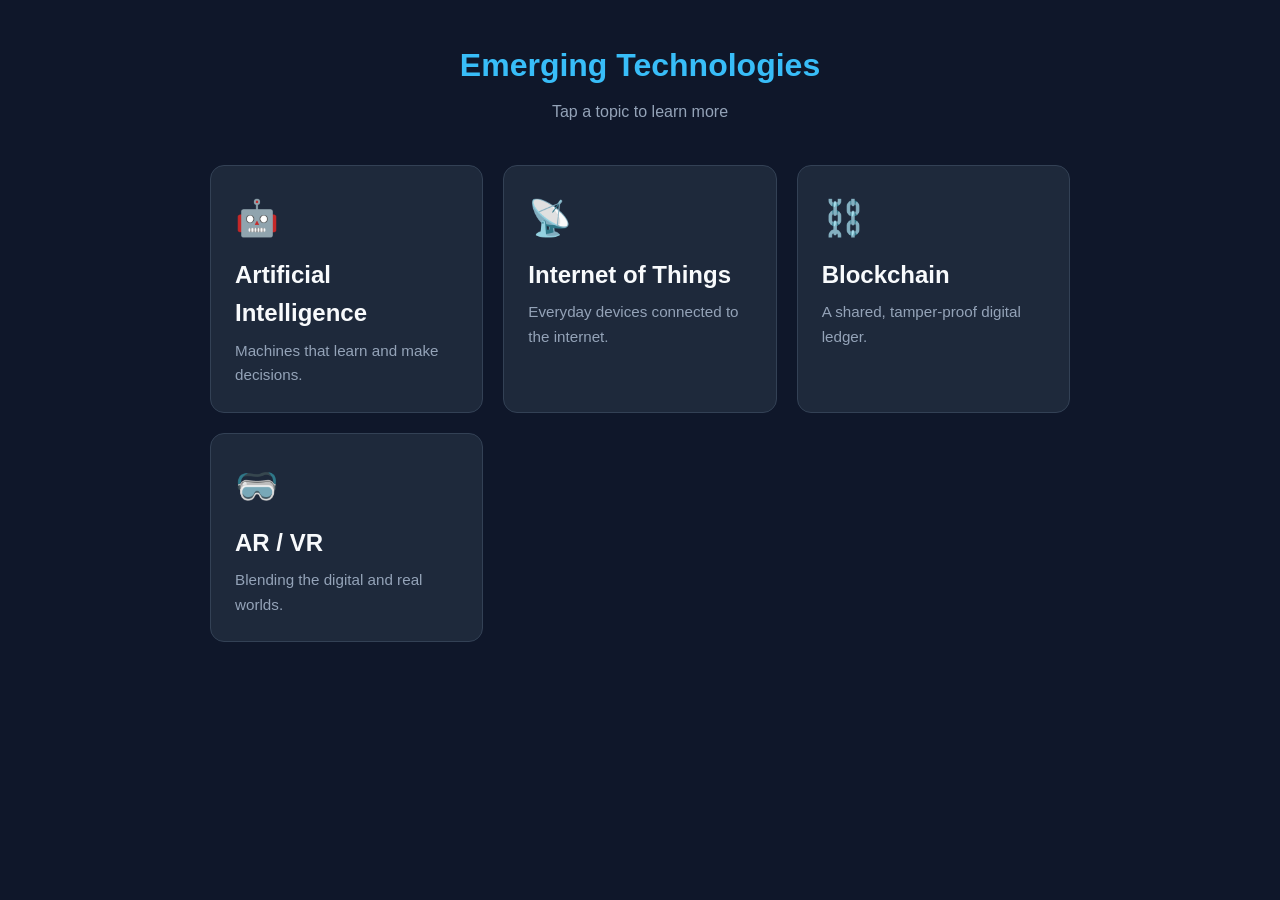
<file: index.html>
<!DOCTYPE html>
<html lang="en">
<head>
  <meta charset="UTF-8">
  <meta name="viewport" content="width=device-width, initial-scale=1.0">
  <title>Emerging Technologies</title>
  <link rel="stylesheet" href="style.css">
</head>
<body>

  <header>
    <h1>Emerging Technologies</h1>
    <p>Tap a topic to learn more</p>
  </header>

  <main class="grid">
    <a class="card" href="topic.html?topic=ai">
      <div class="icon">🤖</div>
      <h2>Artificial Intelligence</h2>
      <p>Machines that learn and make decisions.</p>
    </a>

    <a class="card" href="topic.html?topic=iot">
      <div class="icon">📡</div>
      <h2>Internet of Things</h2>
      <p>Everyday devices connected to the internet.</p>
    </a>

    <a class="card" href="topic.html?topic=blockchain">
      <div class="icon">⛓️</div>
      <h2>Blockchain</h2>
      <p>A shared, tamper-proof digital ledger.</p>
    </a>

    <a class="card" href="topic.html?topic=ar">
      <div class="icon">🥽</div>
      <h2>AR / VR</h2>
      <p>Blending the digital and real worlds.</p>
    </a>
  </main>

</body>
</html>
</file>
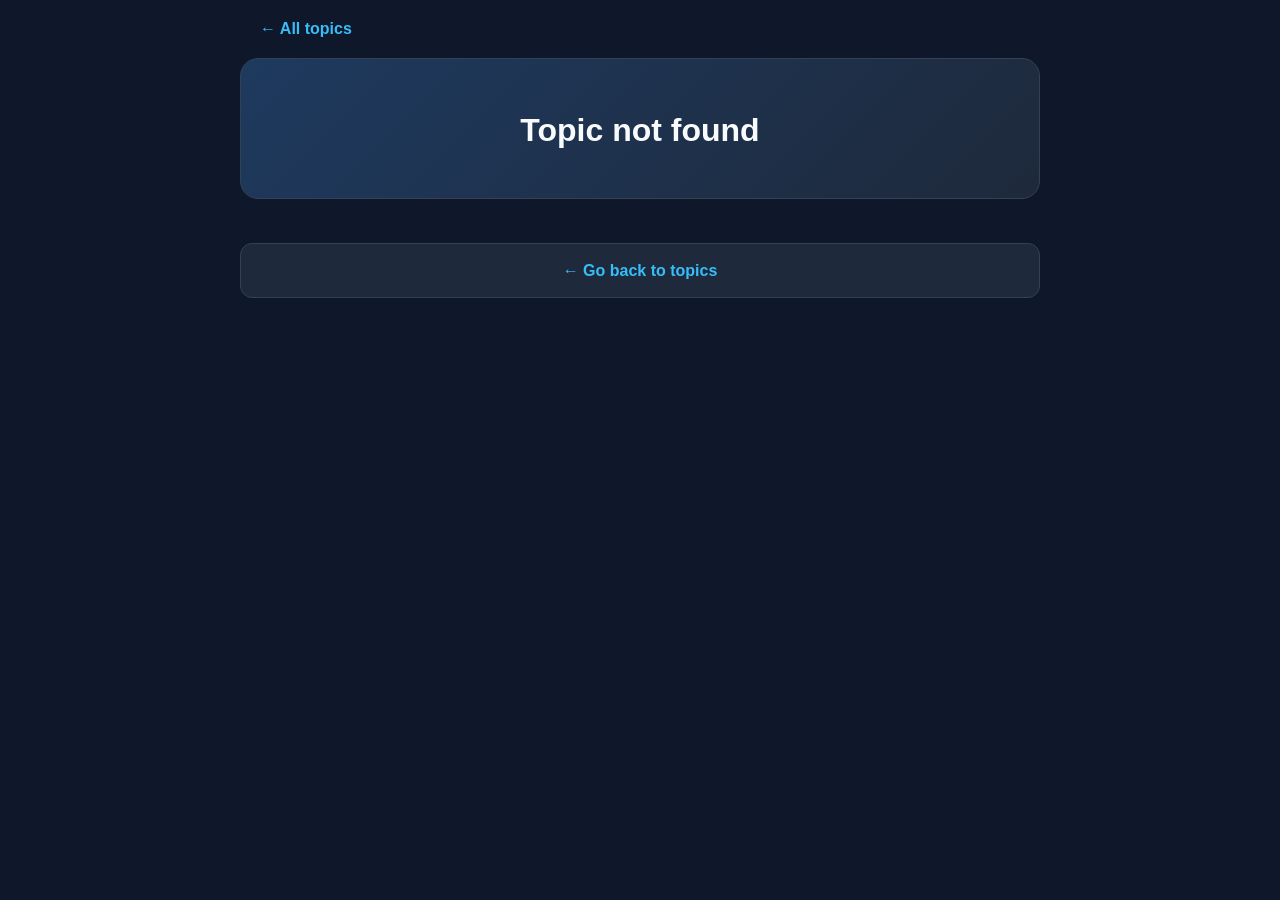
<file: topic.html>
<!DOCTYPE html>
<html lang="en">
<head>
  <meta charset="UTF-8">
  <meta name="viewport" content="width=device-width, initial-scale=1.0">
  <title>Topic Details</title>
  <link rel="stylesheet" href="style.css">
</head>
<body>

  <div class="topbar">
    <a class="back" href="index.html">← All topics</a>
    <span class="counter" id="counter"></span>
  </div>

  <div class="hero">
    <div class="big-icon" id="icon"></div>
    <h1 id="title"></h1>
    <p class="tagline" id="tagline"></p>
  </div>

  <div class="content" id="content">
    <section class="box">
      <h2>📖 Overview</h2>
      <p id="overview"></p>
    </section>

    <section class="box">
      <h2>⚙️ How it works</h2>
      <ol class="steps" id="steps"></ol>
    </section>

    <section class="box">
      <h2>🔑 Key terms</h2>
      <div class="chips" id="terms"></div>
    </section>

    <section class="box">
      <h2>🌍 Applications</h2>
      <ul class="apps" id="apps"></ul>
    </section>

    <section class="box">
      <div class="two-col">
        <div class="pros">
          <h3>✅ Advantages</h3>
          <ul id="pros"></ul>
        </div>
        <div class="cons">
          <h3>⚠️ Challenges</h3>
          <ul id="cons"></ul>
        </div>
      </div>
    </section>

    <section class="box">
      <h2>🚀 Future scope</h2>
      <p id="future"></p>
    </section>

    <section class="box fact">
      <h2>💡 Did you know?</h2>
      <p id="fact"></p>
    </section>

    <div class="nav" id="nav"></div>
  </div>

  <script>
    const topics = {
      ai: {
        icon: "🤖",
        title: "Artificial Intelligence",
        tagline: "Teaching machines to think, learn and decide.",
        overview: "Artificial Intelligence (AI) is the ability of a computer system to perform tasks that normally need human intelligence, such as understanding language, recognising images, solving problems and making decisions.",
        steps: [
          "Collect a large amount of data (text, images, numbers).",
          "Train a model so it finds patterns in that data.",
          "Test the model on new data to check its accuracy.",
          "Deploy it so it can make predictions or decisions in real life."
        ],
        terms: [
          ["Machine Learning", "systems that learn from data"],
          ["Neural Network", "layers of nodes inspired by the brain"],
          ["NLP", "understanding human language"],
          ["Generative AI", "creates new text, images, code"]
        ],
        apps: [
          "Healthcare: detecting diseases from X-rays and scans",
          "Education: personalised learning and tutoring",
          "Banking: fraud detection",
          "Daily life: voice assistants, recommendations, face unlock"
        ],
        pros: ["Works 24/7 without getting tired", "Processes huge data very fast", "Reduces human error in repetitive tasks"],
        cons: ["Can inherit bias from training data", "Raises job and privacy concerns", "Needs lots of data and computing power"],
        future: "AI is expected to become part of almost every field, from self-driving vehicles and smart cities to drug discovery, while governments work on rules for ethical and safe use.",
        fact: "The term \"Artificial Intelligence\" was first used in 1956 at a workshop at Dartmouth College in the USA."
      },

      iot: {
        icon: "📡",
        title: "Internet of Things",
        tagline: "When everyday objects get connected and smart.",
        overview: "The Internet of Things (IoT) is a network of physical objects, such as appliances, vehicles and wearables, that have sensors and software and can collect and exchange data over the internet.",
        steps: [
          "Sensors collect data (temperature, motion, location).",
          "The device sends the data through Wi-Fi, Bluetooth or 5G.",
          "A cloud platform stores and analyses the data.",
          "The user gets an alert, or the system acts automatically."
        ],
        terms: [
          ["Sensor", "captures real-world data"],
          ["Actuator", "performs an action, like a motor"],
          ["Gateway", "connects devices to the cloud"],
          ["Edge computing", "processing data near the device"]
        ],
        apps: [
          "Smart homes: lights, locks and thermostats",
          "Agriculture: soil moisture and crop monitoring",
          "Healthcare: smartwatches and remote patient monitoring",
          "Industry: predicting machine failures"
        ],
        pros: ["Automates daily tasks", "Gives real-time monitoring", "Saves energy and cost"],
        cons: ["Security and hacking risks", "Privacy of personal data", "Devices from different brands may not work together"],
        future: "With 5G and cheaper sensors, billions more devices will connect, leading to smart cities with automated traffic, waste management and energy use.",
        fact: "The first IoT device is often said to be a Coke vending machine at Carnegie Mellon University in the early 1980s that could report whether drinks were cold."
      },

      blockchain: {
        icon: "⛓️",
        title: "Blockchain",
        tagline: "A shared digital ledger that is very hard to cheat.",
        overview: "A blockchain is a digital record book stored on many computers at once. Data is saved in blocks that are linked together in a chain, so once something is recorded it is extremely difficult to change.",
        steps: [
          "Someone makes a transaction, such as sending money.",
          "The transaction is grouped with others into a block.",
          "Computers in the network verify that the block is valid.",
          "The block is added to the chain and everyone's copy is updated."
        ],
        terms: [
          ["Block", "a group of records"],
          ["Hash", "a unique digital fingerprint"],
          ["Decentralised", "no single owner or authority"],
          ["Smart contract", "code that runs automatically on a blockchain"]
        ],
        apps: [
          "Cryptocurrency: Bitcoin and Ethereum",
          "Supply chain: tracking products from factory to shop",
          "Education: tamper-proof digital certificates",
          "Government: land records and voting research"
        ],
        pros: ["Transparent and secure", "No middleman needed", "Records cannot be easily altered"],
        cons: ["Uses a lot of energy in some systems", "Slower than normal databases", "Rules and regulations are still developing"],
        future: "More industries are testing blockchain for identity, healthcare records and digital ownership, and newer designs aim to be faster and use less energy.",
        fact: "Bitcoin, the first major blockchain, was introduced in 2008 by a person or group using the name Satoshi Nakamoto, whose real identity is still unknown."
      },

      ar: {
        icon: "🥽",
        title: "AR / VR",
        tagline: "Blending the digital and real worlds, or replacing the real one.",
        overview: "Augmented Reality (AR) adds digital objects on top of the real world through a phone or glasses. Virtual Reality (VR) places you inside a completely digital world using a headset.",
        steps: [
          "Cameras and sensors track your surroundings and movement.",
          "Software builds or overlays the digital 3D content.",
          "A screen or headset displays it from your point of view.",
          "As you move, the view updates instantly to feel natural."
        ],
        terms: [
          ["AR", "digital content over the real world"],
          ["VR", "fully virtual environment"],
          ["MR", "mixed reality: real and virtual interact"],
          ["Headset", "device worn to view VR"]
        ],
        apps: [
          "Education: virtual labs and 3D models",
          "Medicine: surgery practice and training",
          "Shopping: previewing furniture in your room",
          "Gaming and entertainment: immersive experiences"
        ],
        pros: ["Makes learning interactive", "Safe practice for risky jobs", "Creates immersive experiences"],
        cons: ["Headsets can be expensive", "Can cause dizziness or eye strain", "Needs powerful hardware"],
        future: "Lighter smart glasses and better graphics may bring AR and VR into classrooms, offices and everyday life, including virtual meetings and remote collaboration.",
        fact: "Pokémon GO, released in 2016, brought AR to hundreds of millions of people and is one of the most downloaded AR games ever."
      }
    };

    const keys = Object.keys(topics);
    const params = new URLSearchParams(window.location.search);
    const key = params.get("topic");
    const topic = topics[key];

    function setText(id, text) {
      document.getElementById(id).textContent = text;
    }

    function fillList(id, items) {
      const list = document.getElementById(id);
      items.forEach(function (text) {
        const li = document.createElement("li");
        li.textContent = text;
        list.appendChild(li);
      });
    }

    if (!topic) {
      document.querySelector(".hero").innerHTML = "<h1>Topic not found</h1>";
      document.getElementById("content").innerHTML =
        '<div class="nav"><a href="index.html">← Go back to topics</a></div>';
    } else {
      document.title = topic.title;
      setText("icon", topic.icon);
      setText("title", topic.title);
      setText("tagline", topic.tagline);
      setText("overview", topic.overview);
      setText("future", topic.future);
      setText("fact", topic.fact);

      fillList("steps", topic.steps);
      fillList("apps", topic.apps);
      fillList("pros", topic.pros);
      fillList("cons", topic.cons);

      const termBox = document.getElementById("terms");
      topic.terms.forEach(function (pair) {
        const div = document.createElement("div");
        div.className = "chip";
        div.innerHTML = "<b></b> – <span></span>";
        div.querySelector("b").textContent = pair[0];
        div.querySelector("span").textContent = pair[1];
        termBox.appendChild(div);
      });

      const index = keys.indexOf(key);
      setText("counter", (index + 1) + " of " + keys.length);

      const prevKey = keys[(index - 1 + keys.length) % keys.length];
      const nextKey = keys[(index + 1) % keys.length];
      document.getElementById("nav").innerHTML =
        '<a href="topic.html?topic=' + prevKey + '">← ' + topics[prevKey].title + '</a>' +
        '<a href="topic.html?topic=' + nextKey + '">' + topics[nextKey].title + ' →</a>';
    }
  </script>

</body>
</html>
</file>
<file: style.css>
* {
  box-sizing: border-box;
  margin: 0;
  padding: 0;
}

body {
  font-family: Arial, sans-serif;
  background: #0f172a;
  color: #e2e8f0;
  line-height: 1.6;
}

header {
  text-align: center;
  padding: 40px 20px 20px;
}

header h1 {
  font-size: 2rem;
  color: #38bdf8;
}

header p {
  color: #94a3b8;
  margin-top: 8px;
}

.grid {
  display: grid;
  grid-template-columns: repeat(auto-fit, minmax(240px, 1fr));
  gap: 20px;
  padding: 20px;
  max-width: 900px;
  margin: 0 auto;
}

.card {
  display: block;
  background: #1e293b;
  border-radius: 14px;
  padding: 24px;
  text-decoration: none;
  color: inherit;
  border: 1px solid #334155;
  transition: transform 0.2s, border-color 0.2s;
}

.card:hover {
  transform: translateY(-4px);
  border-color: #38bdf8;
}

.card .icon {
  font-size: 2.2rem;
}

.card h2 {
  margin: 10px 0 6px;
  color: #f8fafc;
}

.card p {
  color: #94a3b8;
  font-size: 0.95rem;
}

.topbar {
  display: flex;
  justify-content: space-between;
  align-items: center;
  padding: 16px 20px;
  max-width: 800px;
  margin: 0 auto;
}

.back {
  color: #38bdf8;
  text-decoration: none;
  font-weight: bold;
}

.back:hover {
  text-decoration: underline;
}

.counter {
  color: #94a3b8;
  font-size: 0.9rem;
}

.hero {
  max-width: 800px;
  margin: 0 auto 10px;
  padding: 36px 24px;
  text-align: center;
  border-radius: 18px;
  background: linear-gradient(135deg, #1e3a5f, #1e293b);
  border: 1px solid #334155;
}

.hero .big-icon {
  font-size: 3.5rem;
}

.hero h1 {
  color: #f8fafc;
  margin: 10px 0 6px;
  font-size: 2rem;
}

.hero .tagline {
  color: #7dd3fc;
  font-size: 1.05rem;
}

.content {
  max-width: 800px;
  margin: 0 auto;
  padding: 10px 0 40px;
}

section.box {
  background: #1e293b;
  border: 1px solid #334155;
  border-radius: 14px;
  padding: 22px;
  margin: 16px 0;
}

section.box h2 {
  color: #38bdf8;
  font-size: 1.15rem;
  margin-bottom: 12px;
}

.steps {
  list-style: none;
  counter-reset: step;
}

.steps li {
  counter-increment: step;
  position: relative;
  padding: 8px 0 8px 44px;
}

.steps li::before {
  content: counter(step);
  position: absolute;
  left: 0;
  top: 6px;
  width: 30px;
  height: 30px;
  border-radius: 50%;
  background: #38bdf8;
  color: #0f172a;
  font-weight: bold;
  text-align: center;
  line-height: 30px;
}

.chips {
  display: flex;
  flex-wrap: wrap;
  gap: 10px;
}

.chip {
  background: #0f172a;
  border: 1px solid #334155;
  border-radius: 10px;
  padding: 8px 12px;
  font-size: 0.92rem;
}

.chip b {
  color: #7dd3fc;
}

.two-col {
  display: grid;
  grid-template-columns: 1fr 1fr;
  gap: 16px;
}

.two-col h3 {
  margin-bottom: 8px;
  font-size: 1rem;
}

.pros h3 { color: #4ade80; }
.cons h3 { color: #f87171; }

.two-col ul {
  margin-left: 18px;
}

.two-col li {
  margin-bottom: 6px;
}

.apps {
  list-style: none;
}

.apps li {
  padding: 8px 0;
  border-bottom: 1px solid #334155;
}

.apps li:last-child {
  border-bottom: none;
}

.fact {
  background: #422006;
  border-color: #92400e;
}

.fact h2 {
  color: #fbbf24;
}

.nav {
  display: flex;
  justify-content: space-between;
  gap: 12px;
  margin-top: 24px;
}

.nav a {
  flex: 1;
  text-align: center;
  padding: 14px;
  border-radius: 12px;
  background: #1e293b;
  border: 1px solid #334155;
  color: #38bdf8;
  text-decoration: none;
  font-weight: bold;
  transition: border-color 0.2s;
}

.nav a:hover {
  border-color: #38bdf8;
}

@media (max-width: 600px) {
  .two-col {
    grid-template-columns: 1fr;
  }
  .hero h1 {
    font-size: 1.6rem;
  }
}
</file>
